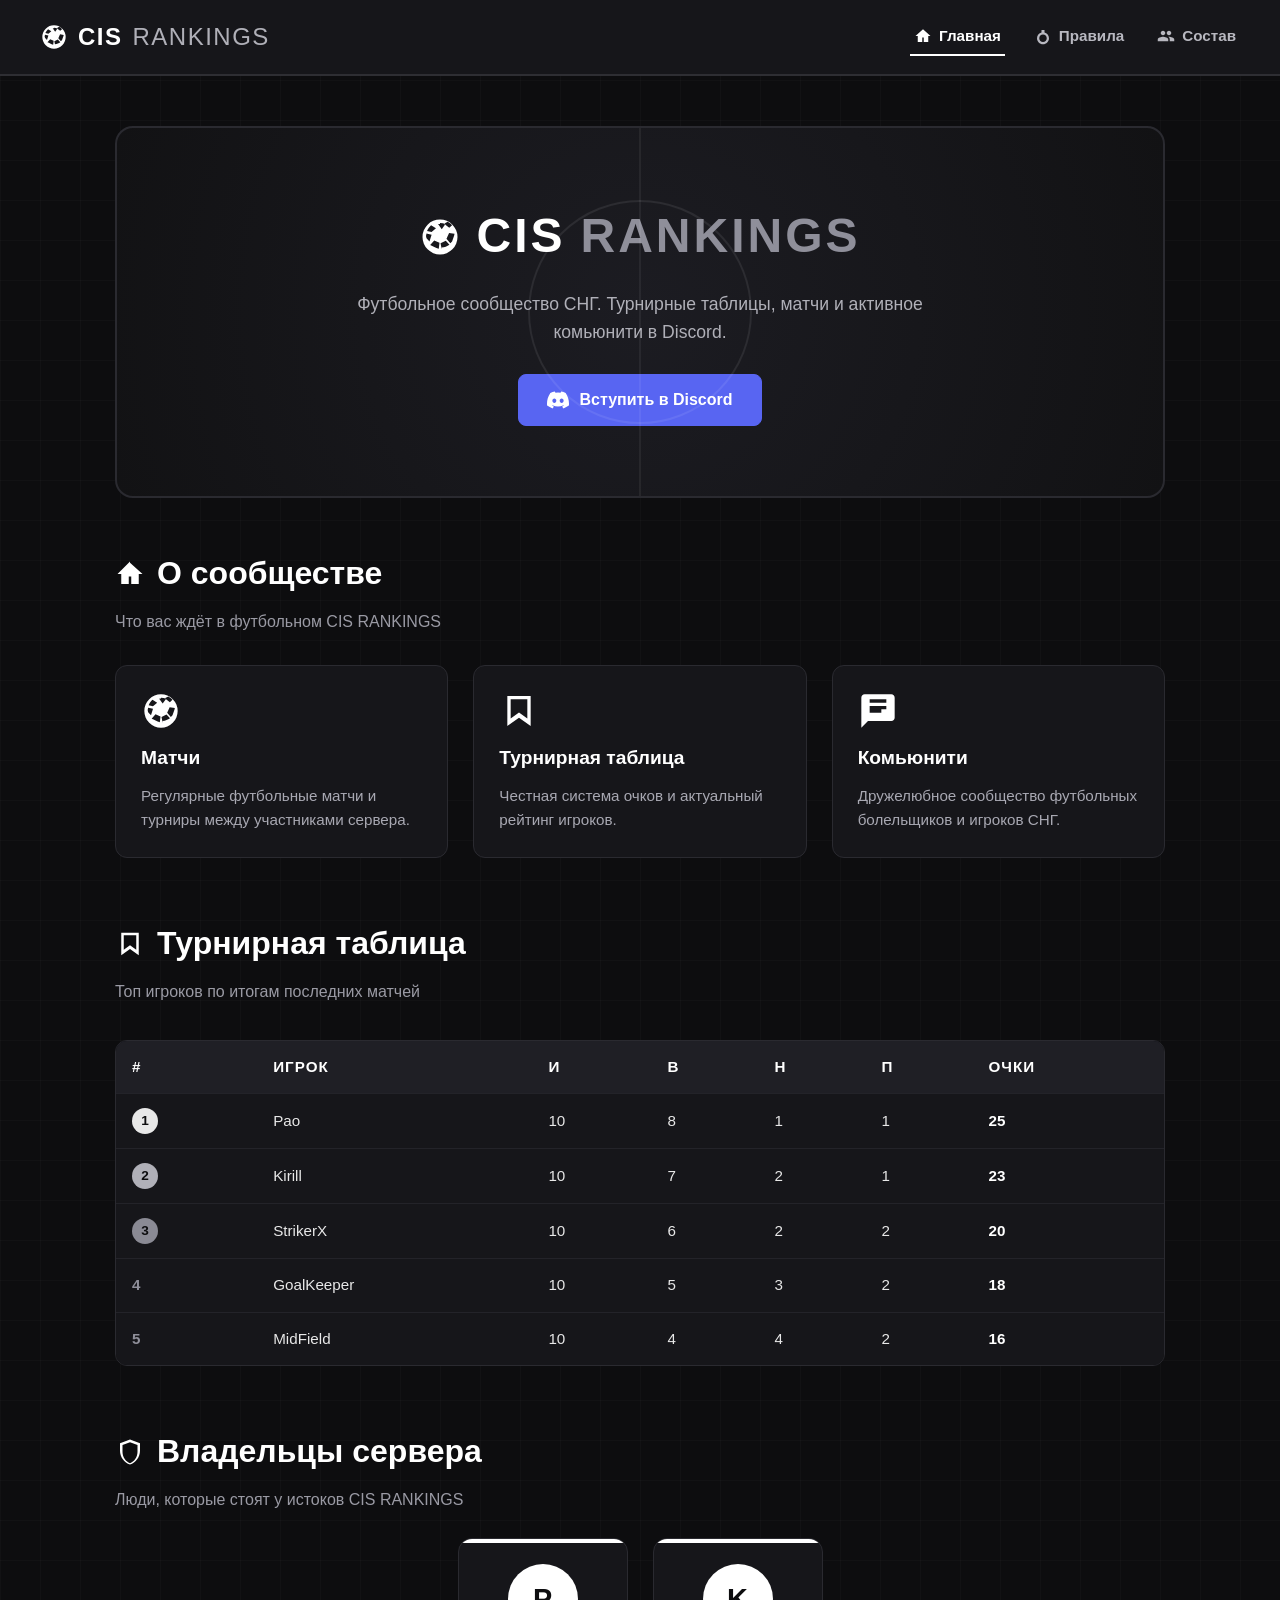
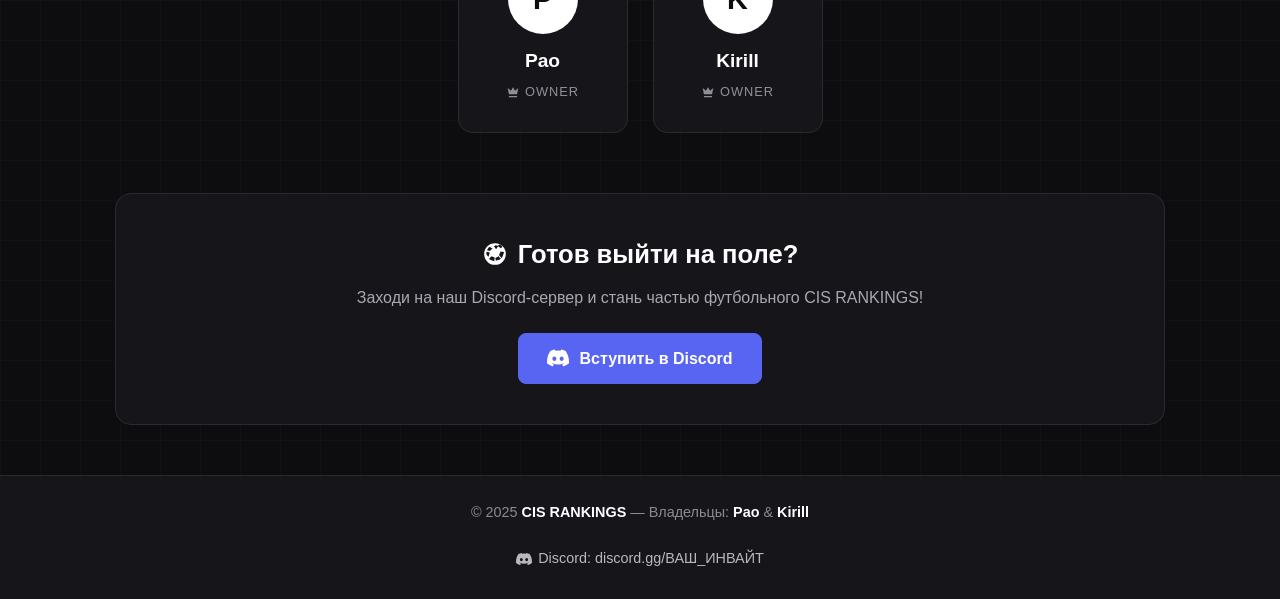
<file: сайт тм 2/cisrankings.com/index.html>
<!DOCTYPE html>
<html lang="ru">
<head>
  <meta charset="UTF-8" />
  <meta name="viewport" content="width=device-width, initial-scale=1.0" />
  <title>CIS RANKINGS — Футбол</title>
  <link rel="stylesheet" href="style.css" />
</head>
<body>
  <header>
    <div class="logo">
      <!-- Мяч -->
      <svg class="ball" viewBox="0 0 24 24" xmlns="http://www.w3.org/2000/svg" fill="currentColor">
        <path d="M12 2a10 10 0 1 0 0 20 10 10 0 0 0 0-20zm0 2c1.1 0 2.1.2 3.1.6L13 7.5 10.9 4.6c.4-.1.8-.1 1.1-.1zM6.9 5.3 9.7 7l-2.5 2.2L4.6 8.5c.6-1.3 1.4-2.4 2.3-3.2zM4 12c0-.7.1-1.4.3-2l2.9.7L6 14.5l-1.6-1.6c-.3-.6-.4-1.2-.4-1.9zm2.4 4.6L8.7 14l3 1.3-.4 3.4c-1.8-.5-3.4-1.5-4.9-2.1zm6.6 2.4-.7-3.4 3-1.5 2.1 2.3c-1.3.9-2.8 1.5-4.4 1.6zm4.9-3.4L15.7 13l1.5-3.3 3.1.5c-.1.6-.2 1.2-.5 1.8l-.9 2.5zM14.3 4.4l2.1-1.1c.9.5 1.8 1.2 2.5 2l-1.6 1.4-3-2.3z"/>
      </svg>
      CIS <span>RANKINGS</span>
    </div>
    <nav>
      <ul>
        <li>
          <a href="index.html" class="active">
            <!-- Дом -->
            <svg class="nav-icon" viewBox="0 0 24 24" fill="currentColor"><path d="M12 3 2 12h3v8h6v-6h2v6h6v-8h3L12 3z"/></svg>
            Главная
          </a>
        </li>
        <li>
          <a href="rules.html">
            <!-- Свисток/правила -->
            <svg class="nav-icon" viewBox="0 0 24 24" fill="currentColor"><path d="M14 4h-4v3.2c-3.4.9-6 4-6 7.8 0 4.4 3.6 8 8 8s8-3.6 8-8c0-3.8-2.6-6.9-6-7.8V4zm-2 16c-2.8 0-5-2.2-5-5s2.2-5 5-5 5 2.2 5 5-2.2 5-5 5z"/></svg>
            Правила
          </a>
        </li>
        <li>
          <a href="staff.html">
            <!-- Команда -->
            <svg class="nav-icon" viewBox="0 0 24 24" fill="currentColor"><path d="M16 11c1.7 0 3-1.3 3-3s-1.3-3-3-3-3 1.3-3 3 1.3 3 3 3zm-8 0c1.7 0 3-1.3 3-3S9.7 5 8 5 5 6.3 5 8s1.3 3 3 3zm0 2c-2.3 0-7 1.2-7 3.5V19h14v-2.5c0-2.3-4.7-3.5-7-3.5zm8 0c-.3 0-.6 0-1 .1 1.2.8 2 1.9 2 3.4V19h6v-2.5c0-2.3-4.7-3.5-7-3.5z"/></svg>
            Состав
          </a>
        </li>
      </ul>
    </nav>
  </header>

  <main>
    <section class="hero">
      <h1>
        <svg class="icon" viewBox="0 0 24 24" fill="currentColor"><path d="M12 2a10 10 0 1 0 0 20 10 10 0 0 0 0-20zm0 2c1.1 0 2.1.2 3.1.6L13 7.5 10.9 4.6c.4-.1.8-.1 1.1-.1zM6.9 5.3 9.7 7l-2.5 2.2L4.6 8.5c.6-1.3 1.4-2.4 2.3-3.2zM4 12c0-.7.1-1.4.3-2l2.9.7L6 14.5l-1.6-1.6c-.3-.6-.4-1.2-.4-1.9zm2.4 4.6L8.7 14l3 1.3-.4 3.4c-1.8-.5-3.4-1.5-4.9-2.1zm6.6 2.4-.7-3.4 3-1.5 2.1 2.3c-1.3.9-2.8 1.5-4.4 1.6zm4.9-3.4L15.7 13l1.5-3.3 3.1.5c-.1.6-.2 1.2-.5 1.8l-.9 2.5zM14.3 4.4l2.1-1.1c.9.5 1.8 1.2 2.5 2l-1.6 1.4-3-2.3z"/></svg>
        CIS <span>RANKINGS</span>
      </h1>
      <p>Футбольное сообщество СНГ. Турнирные таблицы, матчи и активное комьюнити в Discord.</p>
      <a href="https://discord.gg/ВАШ_ИНВАЙТ" target="_blank" rel="noopener" class="btn-discord">
        <svg viewBox="0 0 24 24" xmlns="http://www.w3.org/2000/svg">
          <path d="M20.317 4.369a19.79 19.79 0 0 0-4.885-1.515.074.074 0 0 0-.079.037c-.21.375-.444.864-.608 1.25a18.27 18.27 0 0 0-5.487 0 12.64 12.64 0 0 0-.617-1.25.077.077 0 0 0-.079-.037A19.736 19.736 0 0 0 3.677 4.37a.07.07 0 0 0-.032.027C.533 9.046-.32 13.58.099 18.057a.082.082 0 0 0 .031.057 19.9 19.9 0 0 0 5.993 3.03.078.078 0 0 0 .084-.028c.462-.63.874-1.295 1.226-1.994a.076.076 0 0 0-.041-.106 13.107 13.107 0 0 1-1.872-.892.077.077 0 0 1-.008-.128c.126-.094.252-.192.372-.291a.074.074 0 0 1 .077-.01c3.928 1.793 8.18 1.793 12.062 0a.074.074 0 0 1 .078.009c.12.099.246.198.373.292a.077.077 0 0 1-.006.127 12.3 12.3 0 0 1-1.873.891.077.077 0 0 0-.041.107c.36.698.772 1.362 1.225 1.993a.076.076 0 0 0 .084.028 19.839 19.839 0 0 0 6.002-3.03.077.077 0 0 0 .032-.054c.5-5.177-.838-9.674-3.549-13.66a.061.061 0 0 0-.031-.028zM8.02 15.331c-1.182 0-2.157-1.085-2.157-2.419 0-1.333.956-2.419 2.157-2.419 1.21 0 2.176 1.096 2.157 2.42 0 1.333-.956 2.418-2.157 2.418zm7.975 0c-1.183 0-2.157-1.085-2.157-2.419 0-1.333.955-2.419 2.157-2.419 1.21 0 2.176 1.096 2.157 2.42 0 1.333-.946 2.418-2.157 2.418z"/>
        </svg>
        Вступить в Discord
      </a>
    </section>

    <h2 class="page-title">
      <svg class="icon" viewBox="0 0 24 24" fill="currentColor"><path d="M12 2 2 12h3v8h6v-6h2v6h6v-8h3L12 3z"/></svg>
      О сообществе
    </h2>
    <p class="page-subtitle">Что вас ждёт в футбольном CIS RANKINGS</p>

    <div class="cards">
      <div class="card">
        <svg class="card-icon" viewBox="0 0 24 24" fill="currentColor"><path d="M12 2a10 10 0 1 0 0 20 10 10 0 0 0 0-20zm0 2c1.1 0 2.1.2 3.1.6L13 7.5 10.9 4.6c.4-.1.8-.1 1.1-.1zM6.9 5.3 9.7 7l-2.5 2.2L4.6 8.5c.6-1.3 1.4-2.4 2.3-3.2zM4 12c0-.7.1-1.4.3-2l2.9.7L6 14.5l-1.6-1.6c-.3-.6-.4-1.2-.4-1.9zm2.4 4.6L8.7 14l3 1.3-.4 3.4c-1.8-.5-3.4-1.5-4.9-2.1zm6.6 2.4-.7-3.4 3-1.5 2.1 2.3c-1.3.9-2.8 1.5-4.4 1.6zm4.9-3.4L15.7 13l1.5-3.3 3.1.5c-.1.6-.2 1.2-.5 1.8l-.9 2.5zM14.3 4.4l2.1-1.1c.9.5 1.8 1.2 2.5 2l-1.6 1.4-3-2.3z"/></svg>
        <h3>Матчи</h3>
        <p>Регулярные футбольные матчи и турниры между участниками сервера.</p>
      </div>
      <div class="card">
        <svg class="card-icon" viewBox="0 0 24 24" fill="currentColor"><path d="M5 3v18l7-5 7 5V3H5zm12 2v11.5l-5-3.6-5 3.6V5h10z"/></svg>
        <h3>Турнирная таблица</h3>
        <p>Честная система очков и актуальный рейтинг игроков.</p>
      </div>
      <div class="card">
        <svg class="card-icon" viewBox="0 0 24 24" fill="currentColor"><path d="M20 2H4c-1.1 0-2 .9-2 2v18l4-4h14c1.1 0 2-.9 2-2V4c0-1.1-.9-2-2-2zM7 9h10v2H7V9zm7 4H7v-2h7v2zm3-6H7V5h10v2z"/></svg>
        <h3>Комьюнити</h3>
        <p>Дружелюбное сообщество футбольных болельщиков и игроков СНГ.</p>
      </div>
    </div>

    <h2 class="page-title" style="margin-top: 60px;">
      <svg class="icon" viewBox="0 0 24 24" fill="currentColor"><path d="M5 3v18l7-5 7 5V3H5zm12 2v11.5l-5-3.6-5 3.6V5h10z"/></svg>
      Турнирная таблица
    </h2>
    <p class="page-subtitle">Топ игроков по итогам последних матчей</p>

    <div class="table-wrap">
      <table class="rankings">
        <thead>
          <tr>
            <th>#</th>
            <th>Игрок</th>
            <th>И</th>
            <th>В</th>
            <th>Н</th>
            <th>П</th>
            <th>Очки</th>
          </tr>
        </thead>
        <tbody>
          <tr>
            <td><span class="medal gold">1</span></td>
            <td>Pao</td>
            <td>10</td>
            <td>8</td>
            <td>1</td>
            <td>1</td>
            <td class="pts">25</td>
          </tr>
          <tr>
            <td><span class="medal silver">2</span></td>
            <td>Kirill</td>
            <td>10</td>
            <td>7</td>
            <td>2</td>
            <td>1</td>
            <td class="pts">23</td>
          </tr>
          <tr>
            <td><span class="medal bronze">3</span></td>
            <td>StrikerX</td>
            <td>10</td>
            <td>6</td>
            <td>2</td>
            <td>2</td>
            <td class="pts">20</td>
          </tr>
          <tr>
            <td class="pos">4</td>
            <td>GoalKeeper</td>
            <td>10</td>
            <td>5</td>
            <td>3</td>
            <td>2</td>
            <td class="pts">18</td>
          </tr>
          <tr>
            <td class="pos">5</td>
            <td>MidField</td>
            <td>10</td>
            <td>4</td>
            <td>4</td>
            <td>2</td>
            <td class="pts">16</td>
          </tr>
        </tbody>
      </table>
    </div>

    <h2 class="page-title" style="margin-top: 60px;">
      <svg class="icon" viewBox="0 0 24 24" fill="currentColor"><path d="M12 2 4 5v6c0 5 3.4 9.7 8 11 4.6-1.3 8-6 8-11V5l-8-3zm0 19c-3.2-1.1-6-5-6-9V6.3l6-2.2 6 2.2V12c0 4-2.8 7.9-6 9z"/></svg>
      Владельцы сервера
    </h2>
    <p class="page-subtitle">Люди, которые стоят у истоков CIS RANKINGS</p>

    <div class="owners">
      <div class="owner-card role-owner">
        <div class="avatar">P</div>
        <h2>Pao</h2>
        <div class="role">
          <svg class="icon" viewBox="0 0 24 24" fill="currentColor"><path d="M5 16 3 5l5.5 5L12 4l3.5 6L21 5l-2 11H5zm14 3H5v2h14v-2z"/></svg>
          Owner
        </div>
      </div>
      <div class="owner-card role-owner">
        <div class="avatar">K</div>
        <h2>Kirill</h2>
        <div class="role">
          <svg class="icon" viewBox="0 0 24 24" fill="currentColor"><path d="M5 16 3 5l5.5 5L12 4l3.5 6L21 5l-2 11H5zm14 3H5v2h14v-2z"/></svg>
          Owner
        </div>
      </div>
    </div>

    <section class="discord-cta">
      <h2>
        <svg class="icon" viewBox="0 0 24 24" fill="currentColor"><path d="M12 2a10 10 0 1 0 0 20 10 10 0 0 0 0-20zm0 2c1.1 0 2.1.2 3.1.6L13 7.5 10.9 4.6c.4-.1.8-.1 1.1-.1zM6.9 5.3 9.7 7l-2.5 2.2L4.6 8.5c.6-1.3 1.4-2.4 2.3-3.2zM4 12c0-.7.1-1.4.3-2l2.9.7L6 14.5l-1.6-1.6c-.3-.6-.4-1.2-.4-1.9zm2.4 4.6L8.7 14l3 1.3-.4 3.4c-1.8-.5-3.4-1.5-4.9-2.1zm6.6 2.4-.7-3.4 3-1.5 2.1 2.3c-1.3.9-2.8 1.5-4.4 1.6zm4.9-3.4L15.7 13l1.5-3.3 3.1.5c-.1.6-.2 1.2-.5 1.8l-.9 2.5zM14.3 4.4l2.1-1.1c.9.5 1.8 1.2 2.5 2l-1.6 1.4-3-2.3z"/></svg>
        Готов выйти на поле?
      </h2>
      <p>Заходи на наш Discord-сервер и стань частью футбольного CIS RANKINGS!</p>
      <a href="https://discord.gg/ВАШ_ИНВАЙТ" target="_blank" rel="noopener" class="btn-discord">
        <svg viewBox="0 0 24 24" xmlns="http://www.w3.org/2000/svg">
          <path d="M20.317 4.369a19.79 19.79 0 0 0-4.885-1.515.074.074 0 0 0-.079.037c-.21.375-.444.864-.608 1.25a18.27 18.27 0 0 0-5.487 0 12.64 12.64 0 0 0-.617-1.25.077.077 0 0 0-.079-.037A19.736 19.736 0 0 0 3.677 4.37a.07.07 0 0 0-.032.027C.533 9.046-.32 13.58.099 18.057a.082.082 0 0 0 .031.057 19.9 19.9 0 0 0 5.993 3.03.078.078 0 0 0 .084-.028c.462-.63.874-1.295 1.226-1.994a.076.076 0 0 0-.041-.106 13.107 13.107 0 0 1-1.872-.892.077.077 0 0 1-.008-.128c.126-.094.252-.192.372-.291a.074.074 0 0 1 .077-.01c3.928 1.793 8.18 1.793 12.062 0a.074.074 0 0 1 .078.009c.12.099.246.198.373.292a.077.077 0 0 1-.006.127 12.3 12.3 0 0 1-1.873.891.077.077 0 0 0-.041.107c.36.698.772 1.362 1.225 1.993a.076.076 0 0 0 .084.028 19.839 19.839 0 0 0 6.002-3.03.077.077 0 0 0 .032-.054c.5-5.177-.838-9.674-3.549-13.66a.061.061 0 0 0-.031-.028zM8.02 15.331c-1.182 0-2.157-1.085-2.157-2.419 0-1.333.956-2.419 2.157-2.419 1.21 0 2.176 1.096 2.157 2.42 0 1.333-.956 2.418-2.157 2.418zm7.975 0c-1.183 0-2.157-1.085-2.157-2.419 0-1.333.955-2.419 2.157-2.419 1.21 0 2.176 1.096 2.157 2.42 0 1.333-.946 2.418-2.157 2.418z"/>
        </svg>
        Вступить в Discord
      </a>
    </section>
  </main>

  <footer>
    &copy; 2025 <strong>CIS RANKINGS</strong> — Владельцы: <strong>Pao</strong> &amp; <strong>Kirill</strong>
    <br /><br />
    <a href="https://discord.gg/ВАШ_ИНВАЙТ" target="_blank" rel="noopener">
      <svg class="icon" viewBox="0 0 24 24" fill="currentColor"><path d="M20.317 4.369a19.79 19.79 0 0 0-4.885-1.515.074.074 0 0 0-.079.037c-.21.375-.444.864-.608 1.25a18.27 18.27 0 0 0-5.487 0 12.64 12.64 0 0 0-.617-1.25.077.077 0 0 0-.079-.037A19.736 19.736 0 0 0 3.677 4.37a.07.07 0 0 0-.032.027C.533 9.046-.32 13.58.099 18.057a.082.082 0 0 0 .031.057 19.9 19.9 0 0 0 5.993 3.03.078.078 0 0 0 .084-.028c.462-.63.874-1.295 1.226-1.994a.076.076 0 0 0-.041-.106 13.107 13.107 0 0 1-1.872-.892.077.077 0 0 1-.008-.128c.126-.094.252-.192.372-.291a.074.074 0 0 1 .077-.01c3.928 1.793 8.18 1.793 12.062 0a.074.074 0 0 1 .078.009c.12.099.246.198.373.292a.077.077 0 0 1-.006.127 12.3 12.3 0 0 1-1.873.891.077.077 0 0 0-.041.107c.36.698.772 1.362 1.225 1.993a.076.076 0 0 0 .084.028 19.839 19.839 0 0 0 6.002-3.03.077.077 0 0 0 .032-.054c.5-5.177-.838-9.674-3.549-13.66a.061.061 0 0 0-.031-.028zM8.02 15.331c-1.182 0-2.157-1.085-2.157-2.419 0-1.333.956-2.419 2.157-2.419 1.21 0 2.176 1.096 2.157 2.42 0 1.333-.956 2.418-2.157 2.418zm7.975 0c-1.183 0-2.157-1.085-2.157-2.419 0-1.333.955-2.419 2.157-2.419 1.21 0 2.176 1.096 2.157 2.42 0 1.333-.946 2.418-2.157 2.418z"/></svg>
      Discord: discord.gg/ВАШ_ИНВАЙТ
    </a>
  </footer>
</body>
</html>
</file>
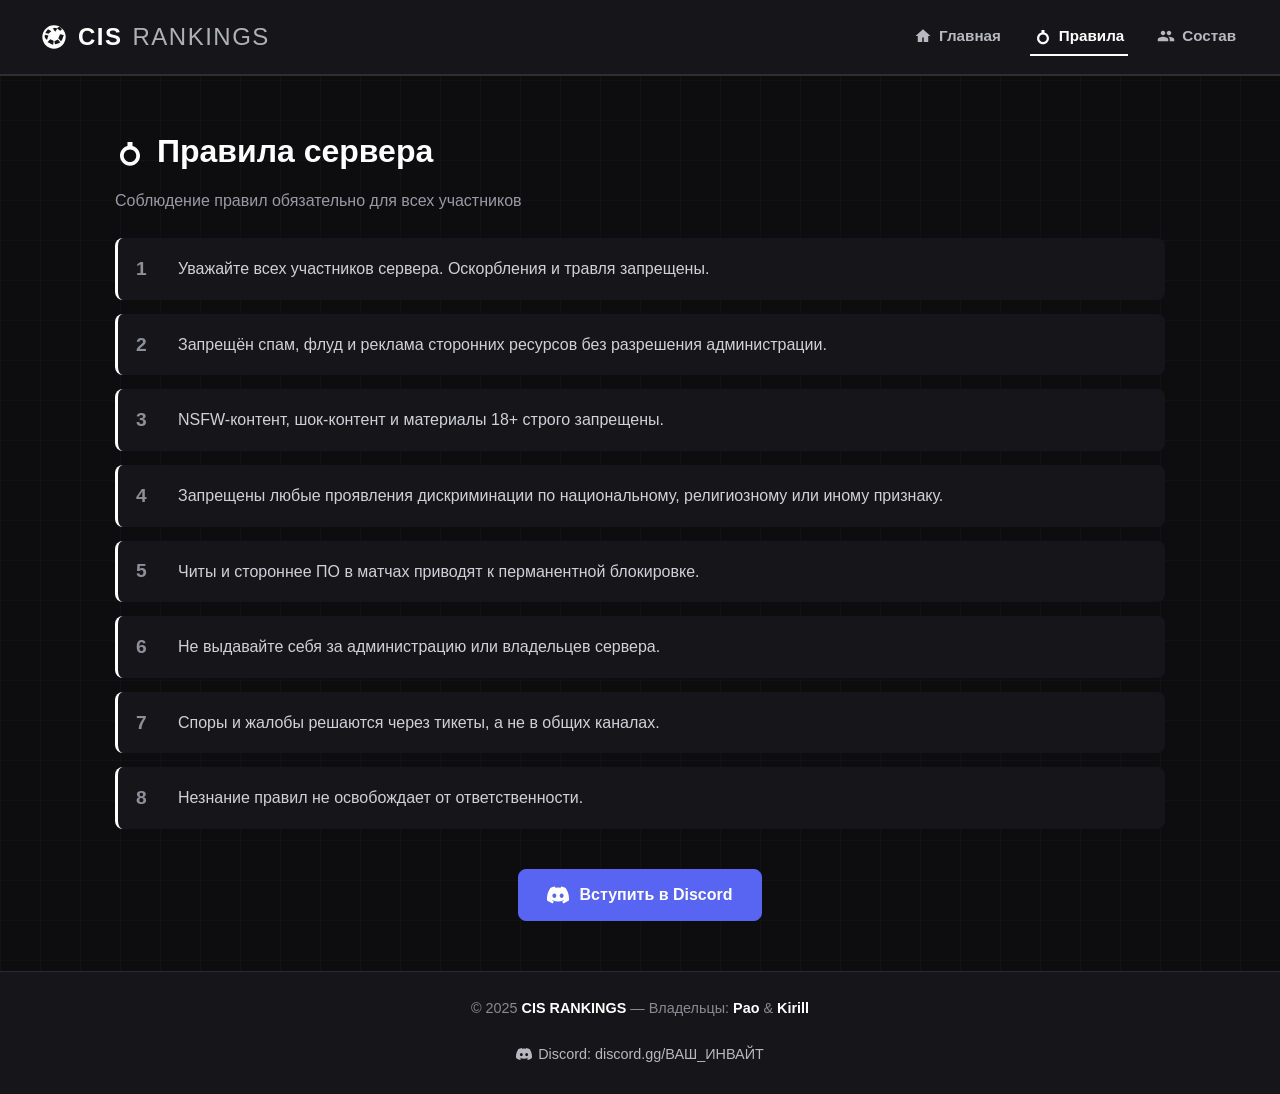
<file: сайт тм 2/cisrankings.com/rules.html>
<!DOCTYPE html>
<html lang="ru">
<head>
  <meta charset="UTF-8" />
  <meta name="viewport" content="width=device-width, initial-scale=1.0" />
  <title>CIS RANKINGS — Правила</title>
  <link rel="stylesheet" href="style.css" />
</head>
<body>
  <header>
    <div class="logo">
      <svg class="ball" viewBox="0 0 24 24" xmlns="http://www.w3.org/2000/svg" fill="currentColor">
        <path d="M12 2a10 10 0 1 0 0 20 10 10 0 0 0 0-20zm0 2c1.1 0 2.1.2 3.1.6L13 7.5 10.9 4.6c.4-.1.8-.1 1.1-.1zM6.9 5.3 9.7 7l-2.5 2.2L4.6 8.5c.6-1.3 1.4-2.4 2.3-3.2zM4 12c0-.7.1-1.4.3-2l2.9.7L6 14.5l-1.6-1.6c-.3-.6-.4-1.2-.4-1.9zm2.4 4.6L8.7 14l3 1.3-.4 3.4c-1.8-.5-3.4-1.5-4.9-2.1zm6.6 2.4-.7-3.4 3-1.5 2.1 2.3c-1.3.9-2.8 1.5-4.4 1.6zm4.9-3.4L15.7 13l1.5-3.3 3.1.5c-.1.6-.2 1.2-.5 1.8l-.9 2.5zM14.3 4.4l2.1-1.1c.9.5 1.8 1.2 2.5 2l-1.6 1.4-3-2.3z"/>
      </svg>
      CIS <span>RANKINGS</span>
    </div>
    <nav>
      <ul>
        <li>
          <a href="index.html">
            <svg class="nav-icon" viewBox="0 0 24 24" fill="currentColor"><path d="M12 3 2 12h3v8h6v-6h2v6h6v-8h3L12 3z"/></svg>
            Главная
          </a>
        </li>
        <li>
          <a href="rules.html" class="active">
            <svg class="nav-icon" viewBox="0 0 24 24" fill="currentColor"><path d="M14 4h-4v3.2c-3.4.9-6 4-6 7.8 0 4.4 3.6 8 8 8s8-3.6 8-8c0-3.8-2.6-6.9-6-7.8V4zm-2 16c-2.8 0-5-2.2-5-5s2.2-5 5-5 5 2.2 5 5-2.2 5-5 5z"/></svg>
            Правила
          </a>
        </li>
        <li>
          <a href="staff.html">
            <svg class="nav-icon" viewBox="0 0 24 24" fill="currentColor"><path d="M16 11c1.7 0 3-1.3 3-3s-1.3-3-3-3-3 1.3-3 3 1.3 3 3 3zm-8 0c1.7 0 3-1.3 3-3S9.7 5 8 5 5 6.3 5 8s1.3 3 3 3zm0 2c-2.3 0-7 1.2-7 3.5V19h14v-2.5c0-2.3-4.7-3.5-7-3.5zm8 0c-.3 0-.6 0-1 .1 1.2.8 2 1.9 2 3.4V19h6v-2.5c0-2.3-4.7-3.5-7-3.5z"/></svg>
            Состав
          </a>
        </li>
      </ul>
    </nav>
  </header>

  <main>
    <h1 class="page-title">
      <svg class="icon" viewBox="0 0 24 24" fill="currentColor"><path d="M14 4h-4v3.2c-3.4.9-6 4-6 7.8 0 4.4 3.6 8 8 8s8-3.6 8-8c0-3.8-2.6-6.9-6-7.8V4zm-2 16c-2.8 0-5-2.2-5-5s2.2-5 5-5 5 2.2 5 5-2.2 5-5 5z"/></svg>
      Правила сервера
    </h1>
    <p class="page-subtitle">Соблюдение правил обязательно для всех участников</p>

    <ol class="rule-list">
      <li>Уважайте всех участников сервера. Оскорбления и травля запрещены.</li>
      <li>Запрещён спам, флуд и реклама сторонних ресурсов без разрешения администрации.</li>
      <li>NSFW-контент, шок-контент и материалы 18+ строго запрещены.</li>
      <li>Запрещены любые проявления дискриминации по национальному, религиозному или иному признаку.</li>
      <li>Читы и стороннее ПО в матчах приводят к перманентной блокировке.</li>
      <li>Не выдавайте себя за администрацию или владельцев сервера.</li>
      <li>Споры и жалобы решаются через тикеты, а не в общих каналах.</li>
      <li>Незнание правил не освобождает от ответственности.</li>
    </ol>

    <div style="text-align:center; margin-top: 40px;">
      <a href="https://discord.gg/ВАШ_ИНВАЙТ" target="_blank" rel="noopener" class="btn-discord">
        <svg viewBox="0 0 24 24" xmlns="http://www.w3.org/2000/svg">
          <path d="M20.317 4.369a19.79 19.79 0 0 0-4.885-1.515.074.074 0 0 0-.079.037c-.21.375-.444.864-.608 1.25a18.27 18.27 0 0 0-5.487 0 12.64 12.64 0 0 0-.617-1.25.077.077 0 0 0-.079-.037A19.736 19.736 0 0 0 3.677 4.37a.07.07 0 0 0-.032.027C.533 9.046-.32 13.58.099 18.057a.082.082 0 0 0 .031.057 19.9 19.9 0 0 0 5.993 3.03.078.078 0 0 0 .084-.028c.462-.63.874-1.295 1.226-1.994a.076.076 0 0 0-.041-.106 13.107 13.107 0 0 1-1.872-.892.077.077 0 0 1-.008-.128c.126-.094.252-.192.372-.291a.074.074 0 0 1 .077-.01c3.928 1.793 8.18 1.793 12.062 0a.074.074 0 0 1 .078.009c.12.099.246.198.373.292a.077.077 0 0 1-.006.127 12.3 12.3 0 0 1-1.873.891.077.077 0 0 0-.041.107c.36.698.772 1.362 1.225 1.993a.076.076 0 0 0 .084.028 19.839 19.839 0 0 0 6.002-3.03.077.077 0 0 0 .032-.054c.5-5.177-.838-9.674-3.549-13.66a.061.061 0 0 0-.031-.028zM8.02 15.331c-1.182 0-2.157-1.085-2.157-2.419 0-1.333.956-2.419 2.157-2.419 1.21 0 2.176 1.096 2.157 2.42 0 1.333-.956 2.418-2.157 2.418zm7.975 0c-1.183 0-2.157-1.085-2.157-2.419 0-1.333.955-2.419 2.157-2.419 1.21 0 2.176 1.096 2.157 2.42 0 1.333-.946 2.418-2.157 2.418z"/>
        </svg>
        Вступить в Discord
      </a>
    </div>
  </main>

  <footer>
    &copy; 2025 <strong>CIS RANKINGS</strong> — Владельцы: <strong>Pao</strong> &amp; <strong>Kirill</strong>
    <br /><br />
    <a href="https://discord.gg/ВАШ_ИНВАЙТ" target="_blank" rel="noopener">
      <svg class="icon" viewBox="0 0 24 24" fill="currentColor"><path d="M20.317 4.369a19.79 19.79 0 0 0-4.885-1.515.074.074 0 0 0-.079.037c-.21.375-.444.864-.608 1.25a18.27 18.27 0 0 0-5.487 0 12.64 12.64 0 0 0-.617-1.25.077.077 0 0 0-.079-.037A19.736 19.736 0 0 0 3.677 4.37a.07.07 0 0 0-.032.027C.533 9.046-.32 13.58.099 18.057a.082.082 0 0 0 .031.057 19.9 19.9 0 0 0 5.993 3.03.078.078 0 0 0 .084-.028c.462-.63.874-1.295 1.226-1.994a.076.076 0 0 0-.041-.106 13.107 13.107 0 0 1-1.872-.892.077.077 0 0 1-.008-.128c.126-.094.252-.192.372-.291a.074.074 0 0 1 .077-.01c3.928 1.793 8.18 1.793 12.062 0a.074.074 0 0 1 .078.009c.12.099.246.198.373.292a.077.077 0 0 1-.006.127 12.3 12.3 0 0 1-1.873.891.077.077 0 0 0-.041.107c.36.698.772 1.362 1.225 1.993a.076.076 0 0 0 .084.028 19.839 19.839 0 0 0 6.002-3.03.077.077 0 0 0 .032-.054c.5-5.177-.838-9.674-3.549-13.66a.061.061 0 0 0-.031-.028zM8.02 15.331c-1.182 0-2.157-1.085-2.157-2.419 0-1.333.956-2.419 2.157-2.419 1.21 0 2.176 1.096 2.157 2.42 0 1.333-.956 2.418-2.157 2.418zm7.975 0c-1.183 0-2.157-1.085-2.157-2.419 0-1.333.955-2.419 2.157-2.419 1.21 0 2.176 1.096 2.157 2.42 0 1.333-.946 2.418-2.157 2.418z"/></svg>
      Discord: discord.gg/ВАШ_ИНВАЙТ
    </a>
  </footer>
</body>
</html>
</file>
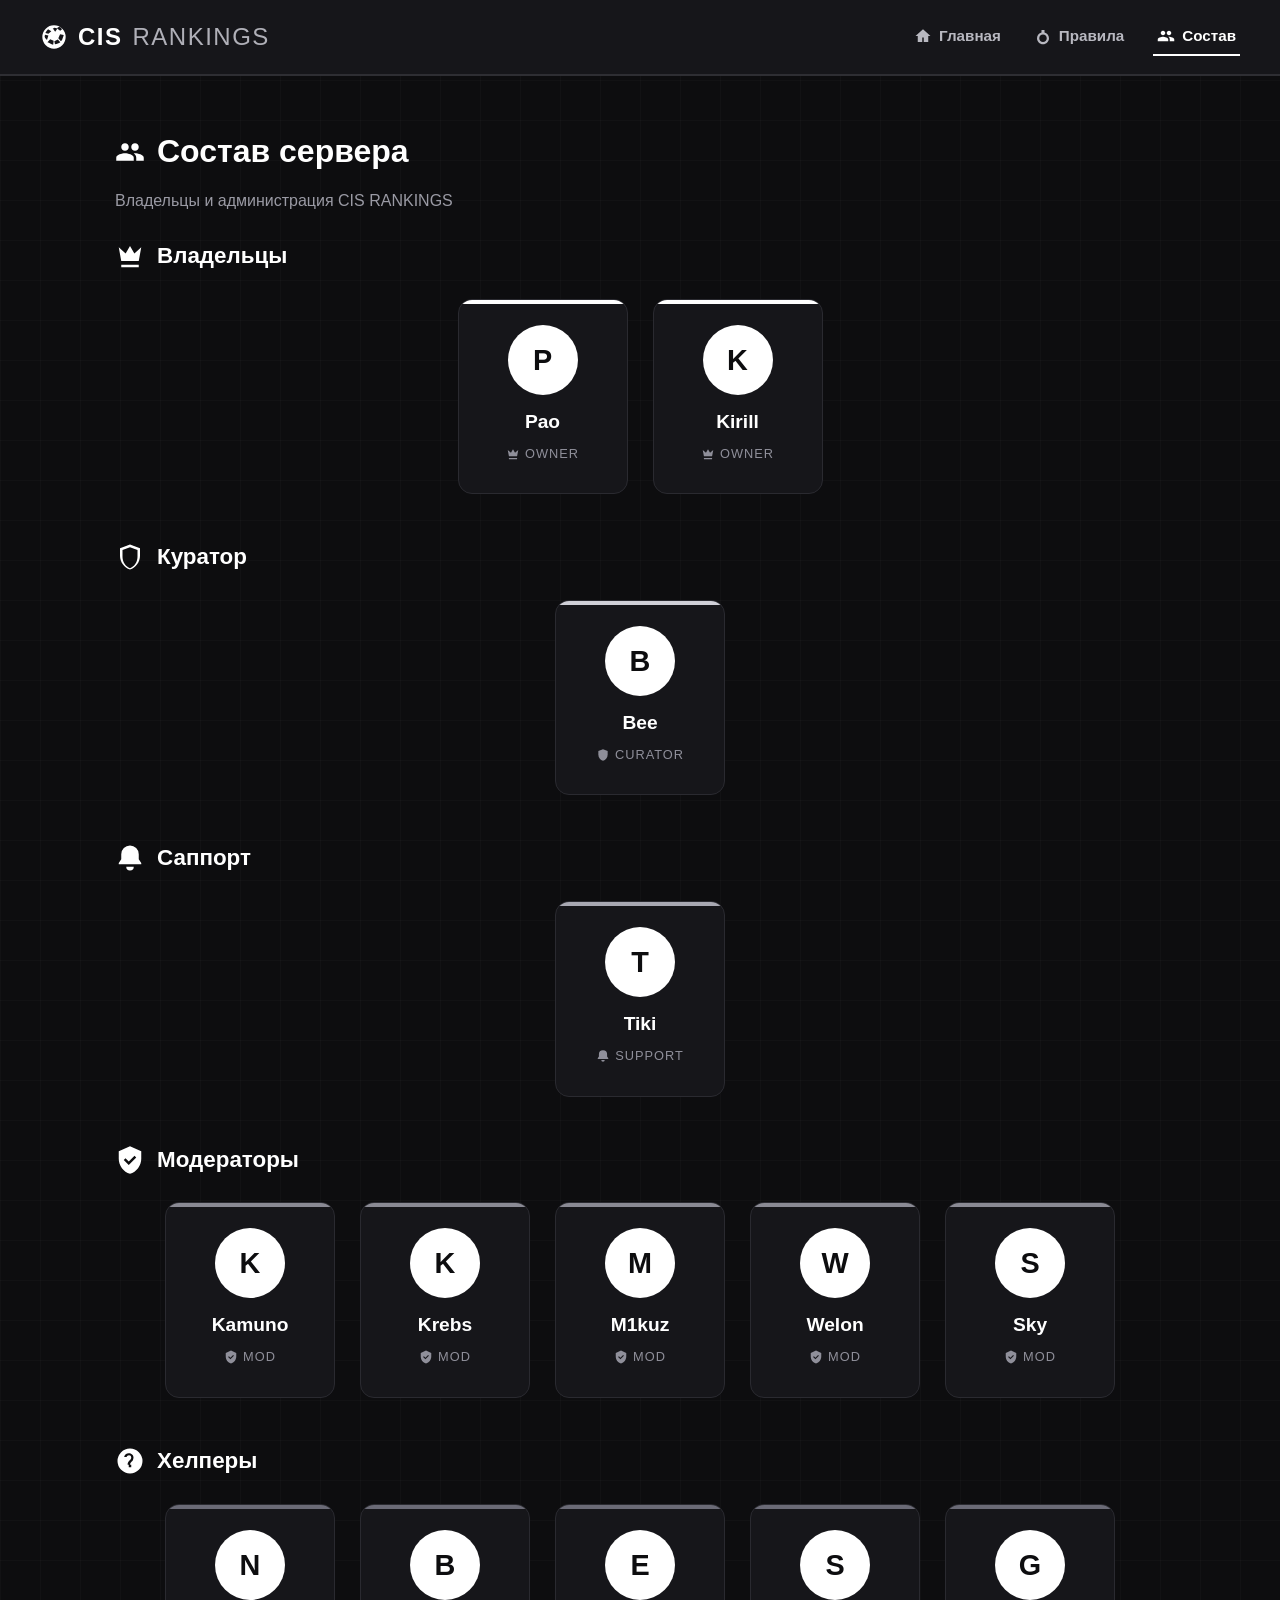
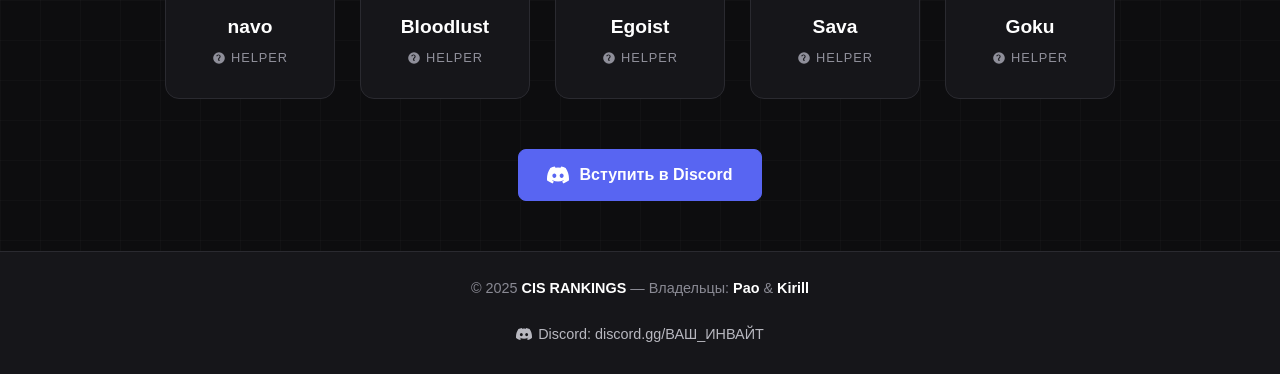
<file: сайт тм 2/cisrankings.com/staff.html>
<!DOCTYPE html>
<html lang="ru">
<head>
  <meta charset="UTF-8" />
  <meta name="viewport" content="width=device-width, initial-scale=1.0" />
  <title>CIS RANKINGS — Состав</title>
  <link rel="stylesheet" href="style.css" />
</head>
<body>
  <header>
    <div class="logo">
      <svg class="ball" viewBox="0 0 24 24" xmlns="http://www.w3.org/2000/svg" fill="currentColor">
        <path d="M12 2a10 10 0 1 0 0 20 10 10 0 0 0 0-20zm0 2c1.1 0 2.1.2 3.1.6L13 7.5 10.9 4.6c.4-.1.8-.1 1.1-.1zM6.9 5.3 9.7 7l-2.5 2.2L4.6 8.5c.6-1.3 1.4-2.4 2.3-3.2zM4 12c0-.7.1-1.4.3-2l2.9.7L6 14.5l-1.6-1.6c-.3-.6-.4-1.2-.4-1.9zm2.4 4.6L8.7 14l3 1.3-.4 3.4c-1.8-.5-3.4-1.5-4.9-2.1zm6.6 2.4-.7-3.4 3-1.5 2.1 2.3c-1.3.9-2.8 1.5-4.4 1.6zm4.9-3.4L15.7 13l1.5-3.3 3.1.5c-.1.6-.2 1.2-.5 1.8l-.9 2.5zM14.3 4.4l2.1-1.1c.9.5 1.8 1.2 2.5 2l-1.6 1.4-3-2.3z"/>
      </svg>
      CIS <span>RANKINGS</span>
    </div>
    <nav>
      <ul>
        <li>
          <a href="index.html">
            <svg class="nav-icon" viewBox="0 0 24 24" fill="currentColor"><path d="M12 3 2 12h3v8h6v-6h2v6h6v-8h3L12 3z"/></svg>
            Главная
          </a>
        </li>
        <li>
          <a href="rules.html">
            <svg class="nav-icon" viewBox="0 0 24 24" fill="currentColor"><path d="M14 4h-4v3.2c-3.4.9-6 4-6 7.8 0 4.4 3.6 8 8 8s8-3.6 8-8c0-3.8-2.6-6.9-6-7.8V4zm-2 16c-2.8 0-5-2.2-5-5s2.2-5 5-5 5 2.2 5 5-2.2 5-5 5z"/></svg>
            Правила
          </a>
        </li>
        <li>
          <a href="staff.html" class="active">
            <svg class="nav-icon" viewBox="0 0 24 24" fill="currentColor"><path d="M16 11c1.7 0 3-1.3 3-3s-1.3-3-3-3-3 1.3-3 3 1.3 3 3 3zm-8 0c1.7 0 3-1.3 3-3S9.7 5 8 5 5 6.3 5 8s1.3 3 3 3zm0 2c-2.3 0-7 1.2-7 3.5V19h14v-2.5c0-2.3-4.7-3.5-7-3.5zm8 0c-.3 0-.6 0-1 .1 1.2.8 2 1.9 2 3.4V19h6v-2.5c0-2.3-4.7-3.5-7-3.5z"/></svg>
            Состав
          </a>
        </li>
      </ul>
    </nav>
  </header>

  <main>
    <h1 class="page-title">
      <svg class="icon" viewBox="0 0 24 24" fill="currentColor"><path d="M16 11c1.7 0 3-1.3 3-3s-1.3-3-3-3-3 1.3-3 3 1.3 3 3 3zm-8 0c1.7 0 3-1.3 3-3S9.7 5 8 5 5 6.3 5 8s1.3 3 3 3zm0 2c-2.3 0-7 1.2-7 3.5V19h14v-2.5c0-2.3-4.7-3.5-7-3.5zm8 0c-.3 0-.6 0-1 .1 1.2.8 2 1.9 2 3.4V19h6v-2.5c0-2.3-4.7-3.5-7-3.5z"/></svg>
      Состав сервера
    </h1>
    <p class="page-subtitle">Владельцы и администрация CIS RANKINGS</p>

    <!-- Владельцы -->
    <h2 class="page-title" style="font-size: 1.4rem;">
      <svg class="icon" viewBox="0 0 24 24" fill="currentColor"><path d="M5 16 3 5l5.5 5L12 4l3.5 6L21 5l-2 11H5zm14 3H5v2h14v-2z"/></svg>
      Владельцы
    </h2>
    <div class="owners">
      <div class="owner-card role-owner">
        <div class="avatar">P</div>
        <h2>Pao</h2>
        <div class="role">
          <svg class="icon" viewBox="0 0 24 24" fill="currentColor"><path d="M5 16 3 5l5.5 5L12 4l3.5 6L21 5l-2 11H5zm14 3H5v2h14v-2z"/></svg>
          Owner
        </div>
      </div>
      <div class="owner-card role-owner">
        <div class="avatar">K</div>
        <h2>Kirill</h2>
        <div class="role">
          <svg class="icon" viewBox="0 0 24 24" fill="currentColor"><path d="M5 16 3 5l5.5 5L12 4l3.5 6L21 5l-2 11H5zm14 3H5v2h14v-2z"/></svg>
          Owner
        </div>
      </div>
    </div>

    <!-- Куратор -->
    <h2 class="page-title" style="font-size: 1.4rem; margin-top: 45px;">
      <svg class="icon" viewBox="0 0 24 24" fill="currentColor"><path d="M12 2 4 5v6c0 5 3.4 9.7 8 11 4.6-1.3 8-6 8-11V5l-8-3zm0 19c-3.2-1.1-6-5-6-9V6.3l6-2.2 6 2.2V12c0 4-2.8 7.9-6 9z"/></svg>
      Куратор
    </h2>
    <div class="owners">
      <div class="owner-card role-curator">
        <div class="avatar">B</div>
        <h2>Bee</h2>
        <div class="role">
          <svg class="icon" viewBox="0 0 24 24" fill="currentColor"><path d="M12 2 4 5v6c0 5 3.4 9.7 8 11 4.6-1.3 8-6 8-11V5l-8-3z"/></svg>
          Curator
        </div>
      </div>
    </div>

    <!-- Саппорт -->
    <h2 class="page-title" style="font-size: 1.4rem; margin-top: 45px;">
      <svg class="icon" viewBox="0 0 24 24" fill="currentColor"><path d="M12 2a7 7 0 0 0-7 7v4l-2 3v1h18v-1l-2-3V9a7 7 0 0 0-7-7zm0 20a3 3 0 0 0 3-3H9a3 3 0 0 0 3 3z"/></svg>
      Саппорт
    </h2>
    <div class="owners">
      <div class="owner-card role-support">
        <div class="avatar">T</div>
        <h2>Tiki</h2>
        <div class="role">
          <svg class="icon" viewBox="0 0 24 24" fill="currentColor"><path d="M12 2a7 7 0 0 0-7 7v4l-2 3v1h18v-1l-2-3V9a7 7 0 0 0-7-7zm0 20a3 3 0 0 0 3-3H9a3 3 0 0 0 3 3z"/></svg>
          Support
        </div>
      </div>
    </div>

    <!-- Модераторы -->
    <h2 class="page-title" style="font-size: 1.4rem; margin-top: 45px;">
      <svg class="icon" viewBox="0 0 24 24" fill="currentColor"><path d="M12 1 3 5v6c0 5.5 3.8 10.7 9 12 5.2-1.3 9-6.5 9-12V5l-9-4zm-1 15-4-4 1.4-1.4L11 13.2l4.6-4.6L17 10l-6 6z"/></svg>
      Модераторы
    </h2>
    <div class="owners">
      <div class="owner-card role-mod">
        <div class="avatar">K</div>
        <h2>Kamuno</h2>
        <div class="role">
          <svg class="icon" viewBox="0 0 24 24" fill="currentColor"><path d="M12 1 3 5v6c0 5.5 3.8 10.7 9 12 5.2-1.3 9-6.5 9-12V5l-9-4zm-1 15-4-4 1.4-1.4L11 13.2l4.6-4.6L17 10l-6 6z"/></svg>
          Mod
        </div>
      </div>
      <div class="owner-card role-mod">
        <div class="avatar">K</div>
        <h2>Krebs</h2>
        <div class="role">
          <svg class="icon" viewBox="0 0 24 24" fill="currentColor"><path d="M12 1 3 5v6c0 5.5 3.8 10.7 9 12 5.2-1.3 9-6.5 9-12V5l-9-4zm-1 15-4-4 1.4-1.4L11 13.2l4.6-4.6L17 10l-6 6z"/></svg>
          Mod
        </div>
      </div>
      <div class="owner-card role-mod">
        <div class="avatar">M</div>
        <h2>M1kuz</h2>
        <div class="role">
          <svg class="icon" viewBox="0 0 24 24" fill="currentColor"><path d="M12 1 3 5v6c0 5.5 3.8 10.7 9 12 5.2-1.3 9-6.5 9-12V5l-9-4zm-1 15-4-4 1.4-1.4L11 13.2l4.6-4.6L17 10l-6 6z"/></svg>
          Mod
        </div>
      </div>
      <div class="owner-card role-mod">
        <div class="avatar">W</div>
        <h2>Welon</h2>
        <div class="role">
          <svg class="icon" viewBox="0 0 24 24" fill="currentColor"><path d="M12 1 3 5v6c0 5.5 3.8 10.7 9 12 5.2-1.3 9-6.5 9-12V5l-9-4zm-1 15-4-4 1.4-1.4L11 13.2l4.6-4.6L17 10l-6 6z"/></svg>
          Mod
        </div>
      </div>
      <div class="owner-card role-mod">
        <div class="avatar">S</div>
        <h2>Sky</h2>
        <div class="role">
          <svg class="icon" viewBox="0 0 24 24" fill="currentColor"><path d="M12 1 3 5v6c0 5.5 3.8 10.7 9 12 5.2-1.3 9-6.5 9-12V5l-9-4zm-1 15-4-4 1.4-1.4L11 13.2l4.6-4.6L17 10l-6 6z"/></svg>
          Mod
        </div>
      </div>
    </div>

    <!-- Хелперы -->
    <h2 class="page-title" style="font-size: 1.4rem; margin-top: 45px;">
      <svg class="icon" viewBox="0 0 24 24" fill="currentColor"><path d="M12 2a10 10 0 1 0 0 20 10 10 0 0 0 0-20zm1 15h-2v-2h2v2zm1.1-5.3-.9.9c-.7.7-1.1 1.3-1.1 2.4h-2v-.5c0-1 .5-2 1.1-2.6l1.2-1.2c.4-.4.6-.9.6-1.5a1.8 1.8 0 0 0-1.8-1.8c-.9 0-1.7.6-1.9 1.4h-2C7.6 7.1 9.1 5.8 11 5.8c2 0 3.8 1.5 3.8 3.4 0 .8-.3 1.6-.7 2.5z"/></svg>
      Хелперы
    </h2>
    <div class="owners">
      <div class="owner-card role-helper">
        <div class="avatar">N</div>
        <h2>navo</h2>
        <div class="role">
          <svg class="icon" viewBox="0 0 24 24" fill="currentColor"><path d="M12 2a10 10 0 1 0 0 20 10 10 0 0 0 0-20zm1 15h-2v-2h2v2zm1.1-5.3-.9.9c-.7.7-1.1 1.3-1.1 2.4h-2v-.5c0-1 .5-2 1.1-2.6l1.2-1.2c.4-.4.6-.9.6-1.5a1.8 1.8 0 0 0-1.8-1.8c-.9 0-1.7.6-1.9 1.4h-2C7.6 7.1 9.1 5.8 11 5.8c2 0 3.8 1.5 3.8 3.4 0 .8-.3 1.6-.7 2.5z"/></svg>
          Helper
        </div>
      </div>
      <div class="owner-card role-helper">
        <div class="avatar">B</div>
        <h2>Bloodlust</h2>
        <div class="role">
          <svg class="icon" viewBox="0 0 24 24" fill="currentColor"><path d="M12 2a10 10 0 1 0 0 20 10 10 0 0 0 0-20zm1 15h-2v-2h2v2zm1.1-5.3-.9.9c-.7.7-1.1 1.3-1.1 2.4h-2v-.5c0-1 .5-2 1.1-2.6l1.2-1.2c.4-.4.6-.9.6-1.5a1.8 1.8 0 0 0-1.8-1.8c-.9 0-1.7.6-1.9 1.4h-2C7.6 7.1 9.1 5.8 11 5.8c2 0 3.8 1.5 3.8 3.4 0 .8-.3 1.6-.7 2.5z"/></svg>
          Helper
        </div>
      </div>
      <div class="owner-card role-helper">
        <div class="avatar">E</div>
        <h2>Egoist</h2>
        <div class="role">
          <svg class="icon" viewBox="0 0 24 24" fill="currentColor"><path d="M12 2a10 10 0 1 0 0 20 10 10 0 0 0 0-20zm1 15h-2v-2h2v2zm1.1-5.3-.9.9c-.7.7-1.1 1.3-1.1 2.4h-2v-.5c0-1 .5-2 1.1-2.6l1.2-1.2c.4-.4.6-.9.6-1.5a1.8 1.8 0 0 0-1.8-1.8c-.9 0-1.7.6-1.9 1.4h-2C7.6 7.1 9.1 5.8 11 5.8c2 0 3.8 1.5 3.8 3.4 0 .8-.3 1.6-.7 2.5z"/></svg>
          Helper
        </div>
      </div>
      <div class="owner-card role-helper">
        <div class="avatar">S</div>
        <h2>Sava</h2>
        <div class="role">
          <svg class="icon" viewBox="0 0 24 24" fill="currentColor"><path d="M12 2a10 10 0 1 0 0 20 10 10 0 0 0 0-20zm1 15h-2v-2h2v2zm1.1-5.3-.9.9c-.7.7-1.1 1.3-1.1 2.4h-2v-.5c0-1 .5-2 1.1-2.6l1.2-1.2c.4-.4.6-.9.6-1.5a1.8 1.8 0 0 0-1.8-1.8c-.9 0-1.7.6-1.9 1.4h-2C7.6 7.1 9.1 5.8 11 5.8c2 0 3.8 1.5 3.8 3.4 0 .8-.3 1.6-.7 2.5z"/></svg>
          Helper
        </div>
      </div>
      <div class="owner-card role-helper">
        <div class="avatar">G</div>
        <h2>Goku</h2>
        <div class="role">
          <svg class="icon" viewBox="0 0 24 24" fill="currentColor"><path d="M12 2a10 10 0 1 0 0 20 10 10 0 0 0 0-20zm1 15h-2v-2h2v2zm1.1-5.3-.9.9c-.7.7-1.1 1.3-1.1 2.4h-2v-.5c0-1 .5-2 1.1-2.6l1.2-1.2c.4-.4.6-.9.6-1.5a1.8 1.8 0 0 0-1.8-1.8c-.9 0-1.7.6-1.9 1.4h-2C7.6 7.1 9.1 5.8 11 5.8c2 0 3.8 1.5 3.8 3.4 0 .8-.3 1.6-.7 2.5z"/></svg>
          Helper
        </div>
      </div>
    </div>

    <div style="text-align:center; margin-top: 50px;">
      <a href="https://discord.gg/ВАШ_ИНВАЙТ" target="_blank" rel="noopener" class="btn-discord">
        <svg viewBox="0 0 24 24" xmlns="http://www.w3.org/2000/svg">
          <path d="M20.317 4.369a19.79 19.79 0 0 0-4.885-1.515.074.074 0 0 0-.079.037c-.21.375-.444.864-.608 1.25a18.27 18.27 0 0 0-5.487 0 12.64 12.64 0 0 0-.617-1.25.077.077 0 0 0-.079-.037A19.736 19.736 0 0 0 3.677 4.37a.07.07 0 0 0-.032.027C.533 9.046-.32 13.58.099 18.057a.082.082 0 0 0 .031.057 19.9 19.9 0 0 0 5.993 3.03.078.078 0 0 0 .084-.028c.462-.63.874-1.295 1.226-1.994a.076.076 0 0 0-.041-.106 13.107 13.107 0 0 1-1.872-.892.077.077 0 0 1-.008-.128c.126-.094.252-.192.372-.291a.074.074 0 0 1 .077-.01c3.928 1.793 8.18 1.793 12.062 0a.074.074 0 0 1 .078.009c.12.099.246.198.373.292a.077.077 0 0 1-.006.127 12.3 12.3 0 0 1-1.873.891.077.077 0 0 0-.041.107c.36.698.772 1.362 1.225 1.993a.076.076 0 0 0 .084.028 19.839 19.839 0 0 0 6.002-3.03.077.077 0 0 0 .032-.054c.5-5.177-.838-9.674-3.549-13.66a.061.061 0 0 0-.031-.028zM8.02 15.331c-1.182 0-2.157-1.085-2.157-2.419 0-1.333.956-2.419 2.157-2.419 1.21 0 2.176 1.096 2.157 2.42 0 1.333-.956 2.418-2.157 2.418zm7.975 0c-1.183 0-2.157-1.085-2.157-2.419 0-1.333.955-2.419 2.157-2.419 1.21 0 2.176 1.096 2.157 2.42 0 1.333-.946 2.418-2.157 2.418z"/>
        </svg>
        Вступить в Discord
      </a>
    </div>
  </main>

  <footer>
    &copy; 2025 <strong>CIS RANKINGS</strong> — Владельцы: <strong>Pao</strong> &amp; <strong>Kirill</strong>
    <br /><br />
    <a href="https://discord.gg/ВАШ_ИНВАЙТ" target="_blank" rel="noopener">
      <svg class="icon" viewBox="0 0 24 24" fill="currentColor"><path d="M20.317 4.369a19.79 19.79 0 0 0-4.885-1.515.074.074 0 0 0-.079.037c-.21.375-.444.864-.608 1.25a18.27 18.27 0 0 0-5.487 0 12.64 12.64 0 0 0-.617-1.25.077.077 0 0 0-.079-.037A19.736 19.736 0 0 0 3.677 4.37a.07.07 0 0 0-.032.027C.533 9.046-.32 13.58.099 18.057a.082.082 0 0 0 .031.057 19.9 19.9 0 0 0 5.993 3.03.078.078 0 0 0 .084-.028c.462-.63.874-1.295 1.226-1.994a.076.076 0 0 0-.041-.106 13.107 13.107 0 0 1-1.872-.892.077.077 0 0 1-.008-.128c.126-.094.252-.192.372-.291a.074.074 0 0 1 .077-.01c3.928 1.793 8.18 1.793 12.062 0a.074.074 0 0 1 .078.009c.12.099.246.198.373.292a.077.077 0 0 1-.006.127 12.3 12.3 0 0 1-1.873.891.077.077 0 0 0-.041.107c.36.698.772 1.362 1.225 1.993a.076.076 0 0 0 .084.028 19.839 19.839 0 0 0 6.002-3.03.077.077 0 0 0 .032-.054c.5-5.177-.838-9.674-3.549-13.66a.061.061 0 0 0-.031-.028zM8.02 15.331c-1.182 0-2.157-1.085-2.157-2.419 0-1.333.956-2.419 2.157-2.419 1.21 0 2.176 1.096 2.157 2.42 0 1.333-.956 2.418-2.157 2.418zm7.975 0c-1.183 0-2.157-1.085-2.157-2.419 0-1.333.955-2.419 2.157-2.419 1.21 0 2.176 1.096 2.157 2.42 0 1.333-.946 2.418-2.157 2.418z"/></svg>
      Discord: discord.gg/ВАШ_ИНВАЙТ
    </a>
  </footer>
</body>
</html>
</file>
<file: сайт тм 2/cisrankings.com/style.css>
* {
  margin: 0;
  padding: 0;
  box-sizing: border-box;
}

body {
  font-family: 'Segoe UI', Tahoma, Geneva, Verdana, sans-serif;
  background: #0d0d0f;
  color: #e8e8e8;
  line-height: 1.6;
  min-height: 100vh;
  display: flex;
  flex-direction: column;
  background-image:
    linear-gradient(rgba(255,255,255,0.02) 1px, transparent 1px),
    linear-gradient(90deg, rgba(255,255,255,0.02) 1px, transparent 1px);
  background-size: 40px 40px;
}

/* Универсальная иконка */
.icon {
  width: 20px;
  height: 20px;
  display: inline-block;
  vertical-align: middle;
  fill: currentColor;
  flex-shrink: 0;
}

.icon-lg {
  width: 28px;
  height: 28px;
}

/* Хедер */
header {
  background: #16161a;
  border-bottom: 2px solid #2e2e33;
  padding: 18px 40px;
  display: flex;
  justify-content: space-between;
  align-items: center;
  flex-wrap: wrap;
  gap: 15px;
}

.logo {
  font-size: 1.5rem;
  font-weight: 800;
  letter-spacing: 1.5px;
  color: #ffffff;
  text-transform: uppercase;
  display: flex;
  align-items: center;
  gap: 10px;
}

.logo .ball {
  width: 28px;
  height: 28px;
  color: #ffffff;
}

.logo span {
  color: #b0b0b8;
  font-weight: 400;
}

nav ul {
  display: flex;
  list-style: none;
  gap: 25px;
}

nav a {
  color: #b8b8c0;
  text-decoration: none;
  font-weight: 600;
  font-size: 0.95rem;
  padding: 6px 4px;
  border-bottom: 2px solid transparent;
  transition: 0.25s;
  display: inline-flex;
  align-items: center;
  gap: 7px;
}

nav a:hover,
nav a.active {
  color: #ffffff;
  border-bottom: 2px solid #ffffff;
}

.nav-icon {
  width: 18px;
  height: 18px;
  fill: currentColor;
}

/* Основной контент */
main {
  flex: 1;
  max-width: 1100px;
  width: 100%;
  margin: 0 auto;
  padding: 50px 25px;
}

/* Hero-баннер */
.hero {
  position: relative;
  text-align: center;
  padding: 70px 25px;
  background: radial-gradient(circle at center, #1c1c22 0%, #121214 100%);
  border: 2px solid #2a2a30;
  border-radius: 18px;
  margin-bottom: 50px;
  overflow: hidden;
}

.hero::before {
  content: "";
  position: absolute;
  top: 50%;
  left: 50%;
  width: 220px;
  height: 220px;
  border: 2px solid rgba(255,255,255,0.08);
  border-radius: 50%;
  transform: translate(-50%, -50%);
  pointer-events: none;
}

.hero::after {
  content: "";
  position: absolute;
  top: 0;
  left: 50%;
  width: 2px;
  height: 100%;
  background: rgba(255,255,255,0.06);
  transform: translateX(-50%);
  pointer-events: none;
}

.hero h1 {
  position: relative;
  font-size: 3rem;
  color: #ffffff;
  margin-bottom: 15px;
  letter-spacing: 3px;
  text-transform: uppercase;
  display: inline-flex;
  align-items: center;
  gap: 15px;
}

.hero h1 .icon {
  width: 42px;
  height: 42px;
  color: #ffffff;
}

.hero h1 span {
  color: #8f8f9a;
}

.hero p {
  position: relative;
  font-size: 1.1rem;
  color: #b0b0b8;
  max-width: 600px;
  margin: 0 auto 28px;
}

/* Кнопки */
.btn {
  display: inline-block;
  padding: 12px 30px;
  background: #ffffff;
  color: #0d0d0f;
  font-weight: 700;
  text-decoration: none;
  border-radius: 8px;
  transition: 0.25s;
  border: 1px solid #ffffff;
}

.btn:hover {
  background: transparent;
  color: #ffffff;
}

.btn-discord {
  display: inline-flex;
  align-items: center;
  gap: 10px;
  padding: 12px 28px;
  background: #5865F2;
  color: #ffffff;
  font-weight: 700;
  text-decoration: none;
  border-radius: 8px;
  border: 1px solid #5865F2;
  transition: 0.25s;
}

.btn-discord:hover {
  background: transparent;
  color: #5865F2;
}

.btn-discord svg {
  width: 22px;
  height: 22px;
  fill: currentColor;
}

.discord-cta {
  text-align: center;
  background: #16161a;
  border: 1px solid #2a2a30;
  border-radius: 16px;
  padding: 40px 25px;
  margin-top: 60px;
}

.discord-cta h2 {
  color: #ffffff;
  font-size: 1.6rem;
  margin-bottom: 10px;
  display: inline-flex;
  align-items: center;
  gap: 10px;
}

.discord-cta h2 .icon {
  width: 26px;
  height: 26px;
}

.discord-cta p {
  color: #a8a8b2;
  margin-bottom: 22px;
}

/* Карточки */
.cards {
  display: grid;
  grid-template-columns: repeat(auto-fit, minmax(260px, 1fr));
  gap: 25px;
  margin-top: 30px;
}

.card {
  background: #16161a;
  border: 1px solid #2a2a30;
  border-radius: 12px;
  padding: 25px;
  transition: 0.25s;
  position: relative;
}

.card:hover {
  border-color: #6a6a76;
  transform: translateY(-3px);
}

.card .card-icon {
  width: 40px;
  height: 40px;
  fill: #ffffff;
  margin-bottom: 12px;
  display: block;
}

.card h3 {
  color: #ffffff;
  font-size: 1.2rem;
  margin-bottom: 10px;
  display: flex;
  align-items: center;
  gap: 8px;
}

.card h3 .icon {
  width: 20px;
  height: 20px;
  fill: #ffffff;
}

.card p {
  color: #a8a8b2;
  font-size: 0.95rem;
}

/* Турнирная таблица */
.table-wrap {
  margin-top: 35px;
  border: 1px solid #2a2a30;
  border-radius: 12px;
  overflow: hidden;
}

table.rankings {
  width: 100%;
  border-collapse: collapse;
  background: #16161a;
}

table.rankings th,
table.rankings td {
  padding: 14px 16px;
  text-align: left;
  font-size: 0.95rem;
}

table.rankings thead {
  background: #1f1f25;
  color: #ffffff;
  text-transform: uppercase;
  font-size: 0.8rem;
  letter-spacing: 1px;
}

table.rankings thead th {
  display: table-cell;
  white-space: nowrap;
}

table.rankings tbody tr {
  border-top: 1px solid #232329;
  transition: background 0.2s;
}

table.rankings tbody tr:hover {
  background: #1b1b21;
}

table.rankings td.pts {
  font-weight: 800;
  color: #ffffff;
}

table.rankings td.pos {
  font-weight: 800;
  color: #8f8f9a;
}

/* Медальки для топ-3 */
.medal {
  display: inline-flex;
  align-items: center;
  justify-content: center;
  width: 26px;
  height: 26px;
  border-radius: 50%;
  font-weight: 800;
  font-size: 0.85rem;
  background: #232329;
  color: #d0d0d8;
}

.medal.gold { background: #e8e8e8; color: #0d0d0f; }
.medal.silver { background: #b0b0b8; color: #0d0d0f; }
.medal.bronze { background: #8a8a94; color: #0d0d0f; }

/* Владельцы и роли */
.owners {
  display: flex;
  gap: 25px;
  justify-content: center;
  flex-wrap: wrap;
  margin-top: 25px;
}

.owner-card {
  background: #16161a;
  border: 1px solid #2a2a30;
  border-radius: 14px;
  padding: 25px 35px;
  text-align: center;
  min-width: 170px;
  position: relative;
  overflow: hidden;
}

.owner-card::before {
  content: "";
  position: absolute;
  top: 0;
  left: 0;
  right: 0;
  height: 4px;
  background: #ffffff;
}

/* Цветные полоски под роли */
.owner-card.role-owner::before { background: #ffffff; }
.owner-card.role-curator::before { background: #d0d0d8; }
.owner-card.role-support::before { background: #a8a8b2; }
.owner-card.role-mod::before { background: #8a8a94; }
.owner-card.role-helper::before { background: #6a6a76; }

.owner-card .avatar {
  width: 70px;
  height: 70px;
  border-radius: 50%;
  background: #ffffff;
  color: #0d0d0f;
  font-size: 1.8rem;
  font-weight: 800;
  display: flex;
  align-items: center;
  justify-content: center;
  margin: 0 auto 12px;
}

.owner-card h2 {
  color: #ffffff;
  font-size: 1.2rem;
  margin-bottom: 5px;
}

.owner-card .role {
  color: #8f8f9a;
  font-size: 0.8rem;
  text-transform: uppercase;
  letter-spacing: 1px;
  display: inline-flex;
  align-items: center;
  gap: 5px;
}

.owner-card .role .icon {
  width: 14px;
  height: 14px;
  fill: currentColor;
}

/* Заголовки страниц */
.page-title {
  font-size: 2rem;
  color: #ffffff;
  margin-bottom: 10px;
  display: flex;
  align-items: center;
  gap: 12px;
}

.page-title .icon {
  width: 30px;
  height: 30px;
  fill: #ffffff;
}

.page-subtitle {
  color: #9a9aa4;
  margin-bottom: 25px;
}

/* Правила */
.rule-list {
  list-style: none;
  counter-reset: rule;
}

.rule-list li {
  counter-increment: rule;
  background: #16161a;
  border-left: 3px solid #ffffff;
  border-radius: 8px;
  padding: 18px 22px;
  margin-bottom: 14px;
  position: relative;
  padding-left: 60px;
  color: #d0d0d8;
}

.rule-list li::before {
  content: counter(rule);
  position: absolute;
  left: 18px;
  top: 50%;
  transform: translateY(-50%);
  font-weight: 800;
  font-size: 1.2rem;
  color: #8f8f9a;
}

/* Футер */
footer {
  background: #16161a;
  border-top: 1px solid #2a2a30;
  text-align: center;
  padding: 25px;
  color: #8a8a94;
  font-size: 0.9rem;
}

footer strong {
  color: #ffffff;
}

footer a {
  color: #b8b8c0;
  text-decoration: none;
  display: inline-flex;
  align-items: center;
  gap: 6px;
}

footer a:hover {
  color: #ffffff;
}

footer .icon {
  width: 16px;
  height: 16px;
}

/* Адаптив */
@media (max-width: 600px) {
  header {
    flex-direction: column;
    align-items: flex-start;
  }

  .hero h1 {
    font-size: 1.8rem;
    flex-direction: column;
    gap: 8px;
  }

  .hero h1 .icon {
    width: 32px;
    height: 32px;
  }

  nav ul {
    gap: 15px;
    flex-wrap: wrap;
  }
}
</file>
